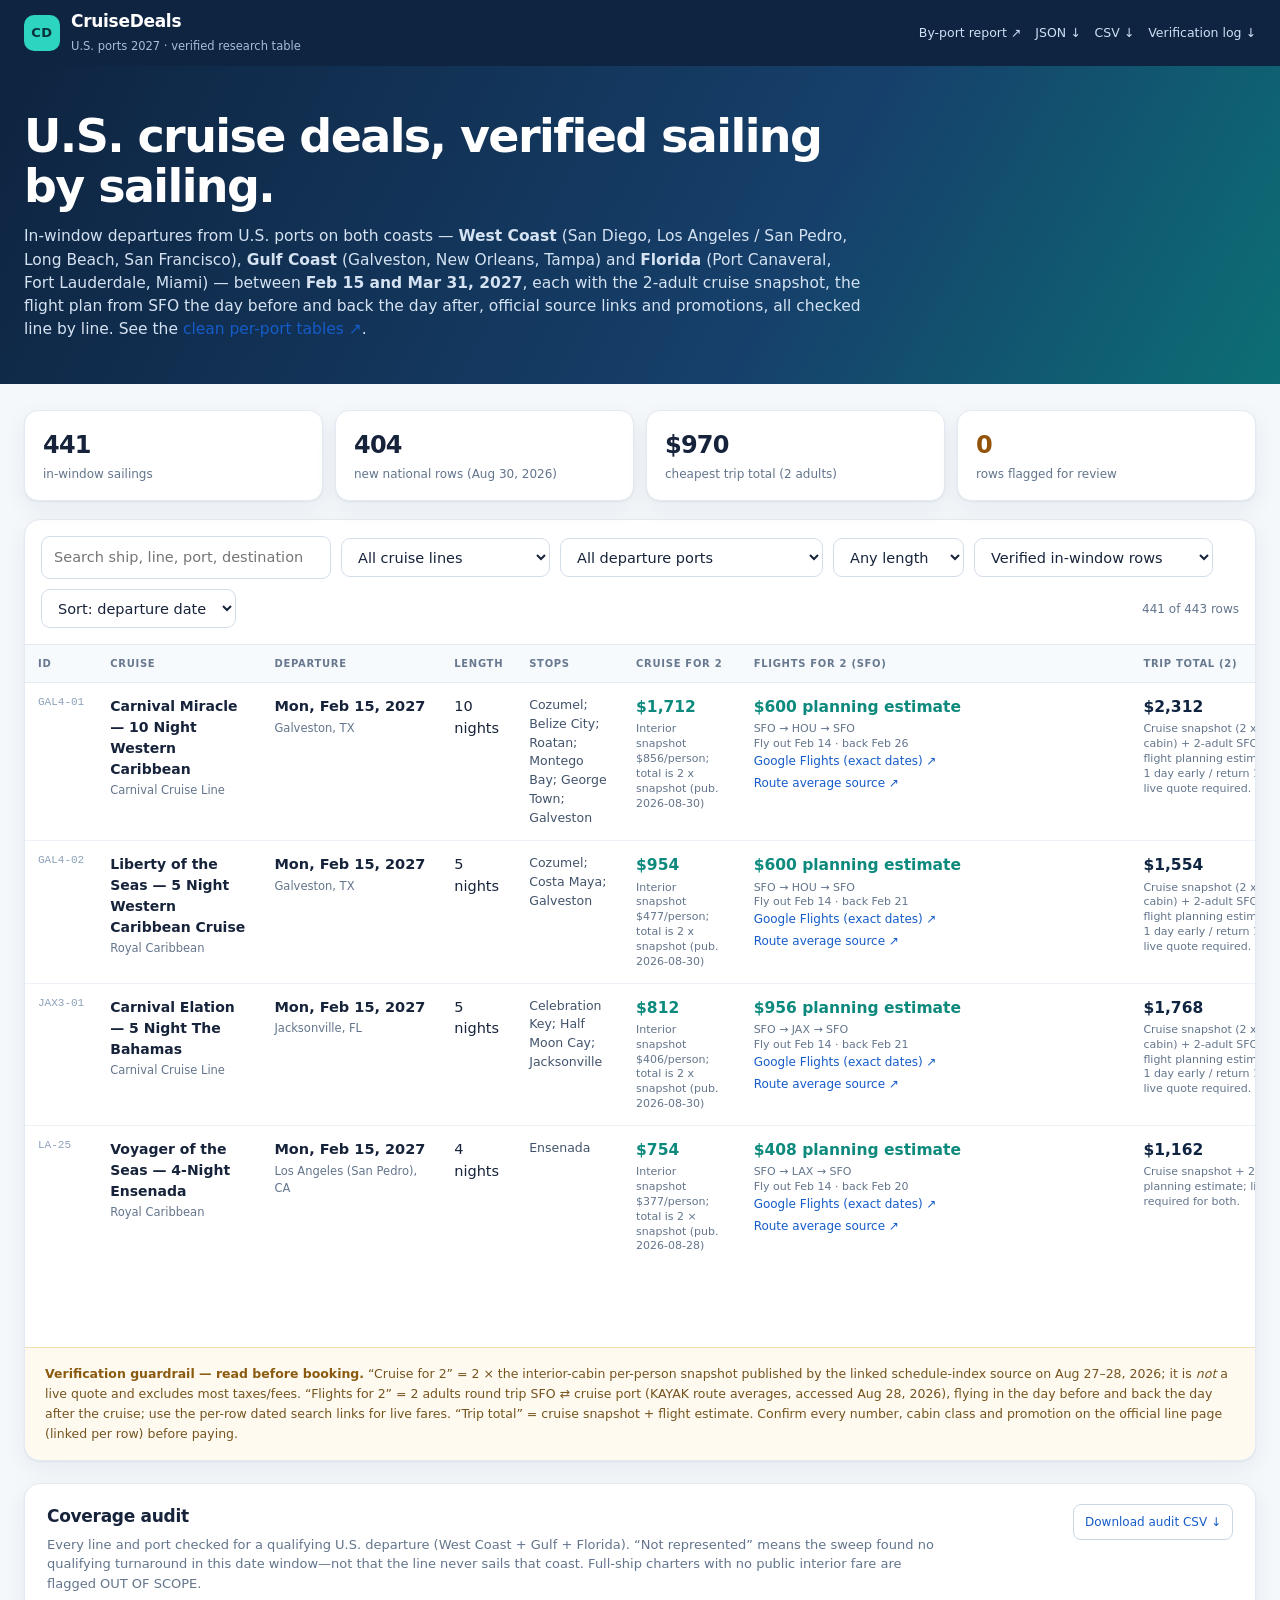
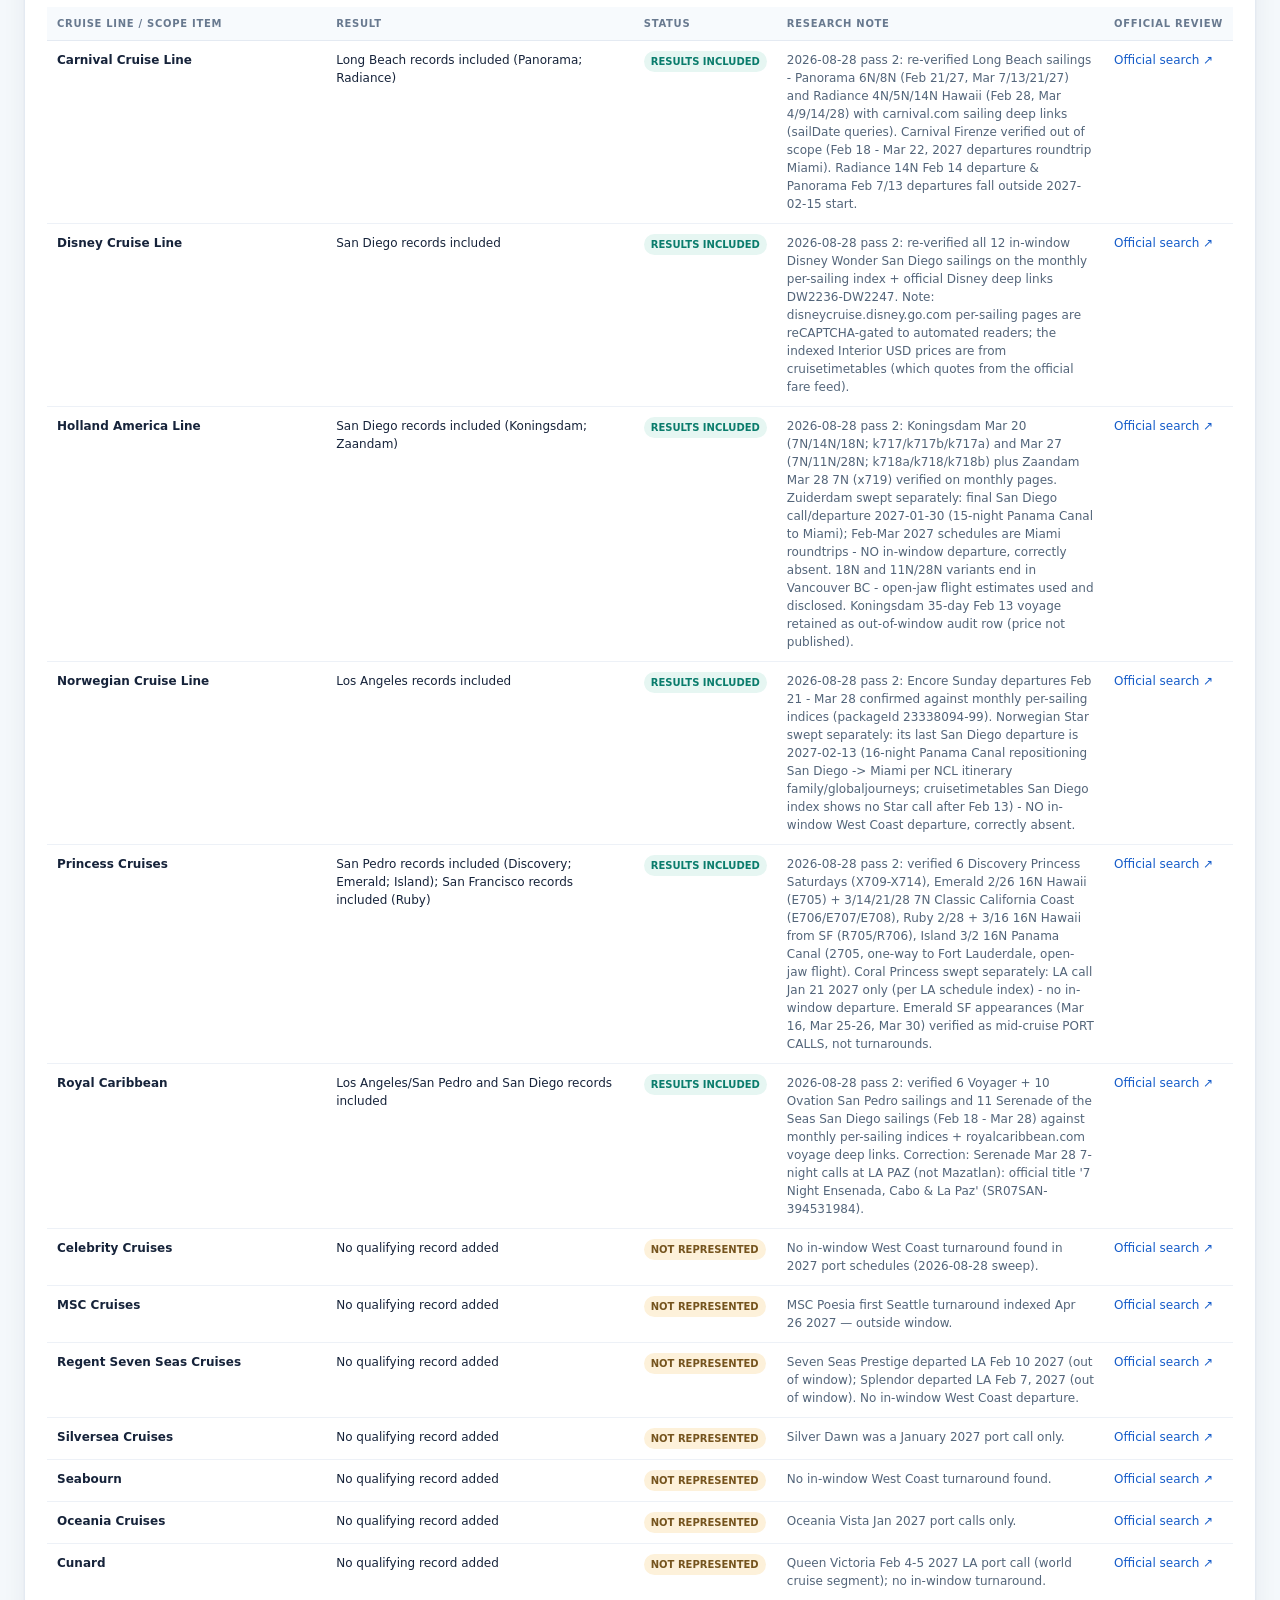
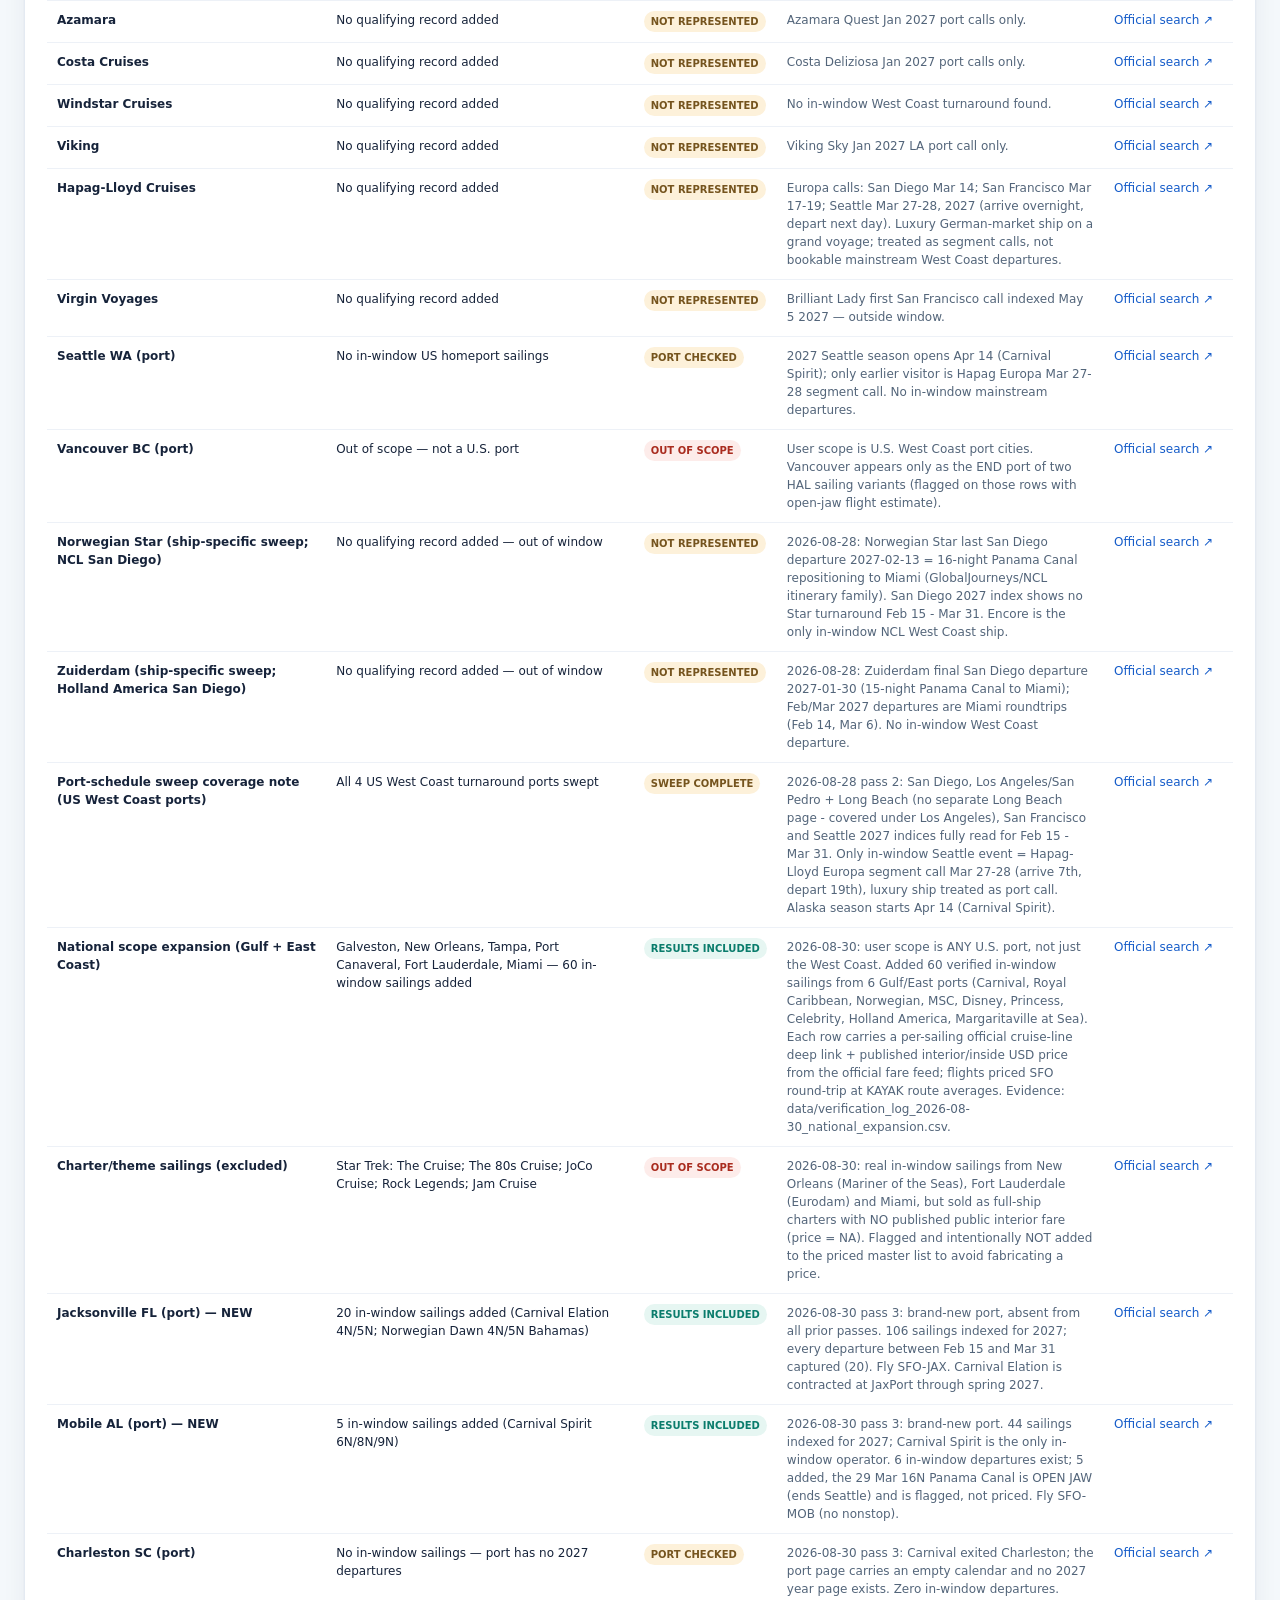
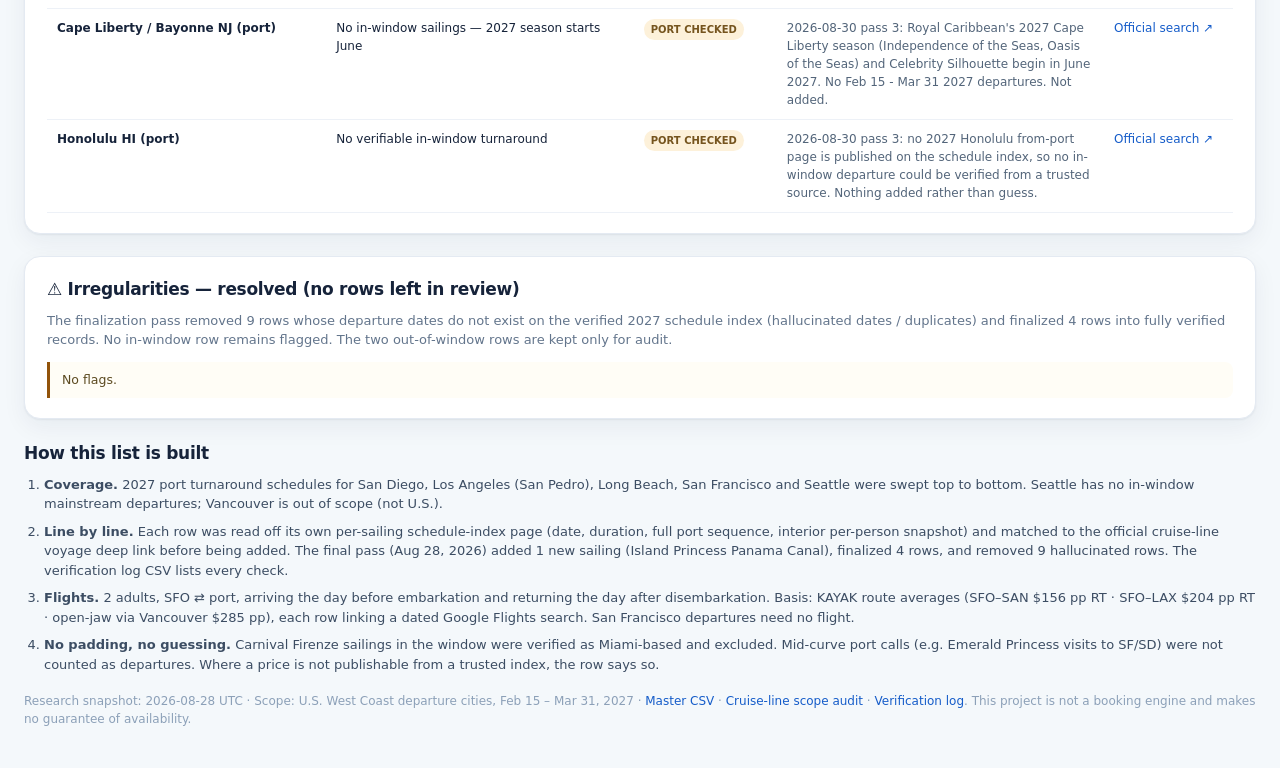
<file: index.html>
<!doctype html>
<html lang="en">
<head>
  <meta charset="utf-8">
  <meta name="viewport" content="width=device-width, initial-scale=1">
  <meta http-equiv="refresh" content="0; url=docs/">
  <title>CruiseDeals — West Coast 2027</title>
  <meta name="description" content="Verified U.S. West Coast cruises departing February 15 through March 31, 2027, with SFO flight planning estimates.">
  <script>window.location.replace('docs/');</script>
  <style>
    body { margin: 0; min-height: 100vh; display: grid; place-items: center; font: 16px/1.5 system-ui, sans-serif; color: #102a43; background: #f3f7fb; }
    main { max-width: 34rem; padding: 2.5rem; margin: 1rem; text-align: center; border-radius: 1rem; background: #fff; box-shadow: 0 12px 32px rgba(16,42,67,.12); }
    a { color: #0b6e9f; font-weight: 700; }
  </style>
</head>
<body>
  <main>
    <h1>CruiseDeals</h1>
    <p>Opening the verified West Coast 2027 cruise research table.</p>
    <p><a href="docs/">Continue to CruiseDeals</a></p>
  </main>
</body>
</html>
</file>
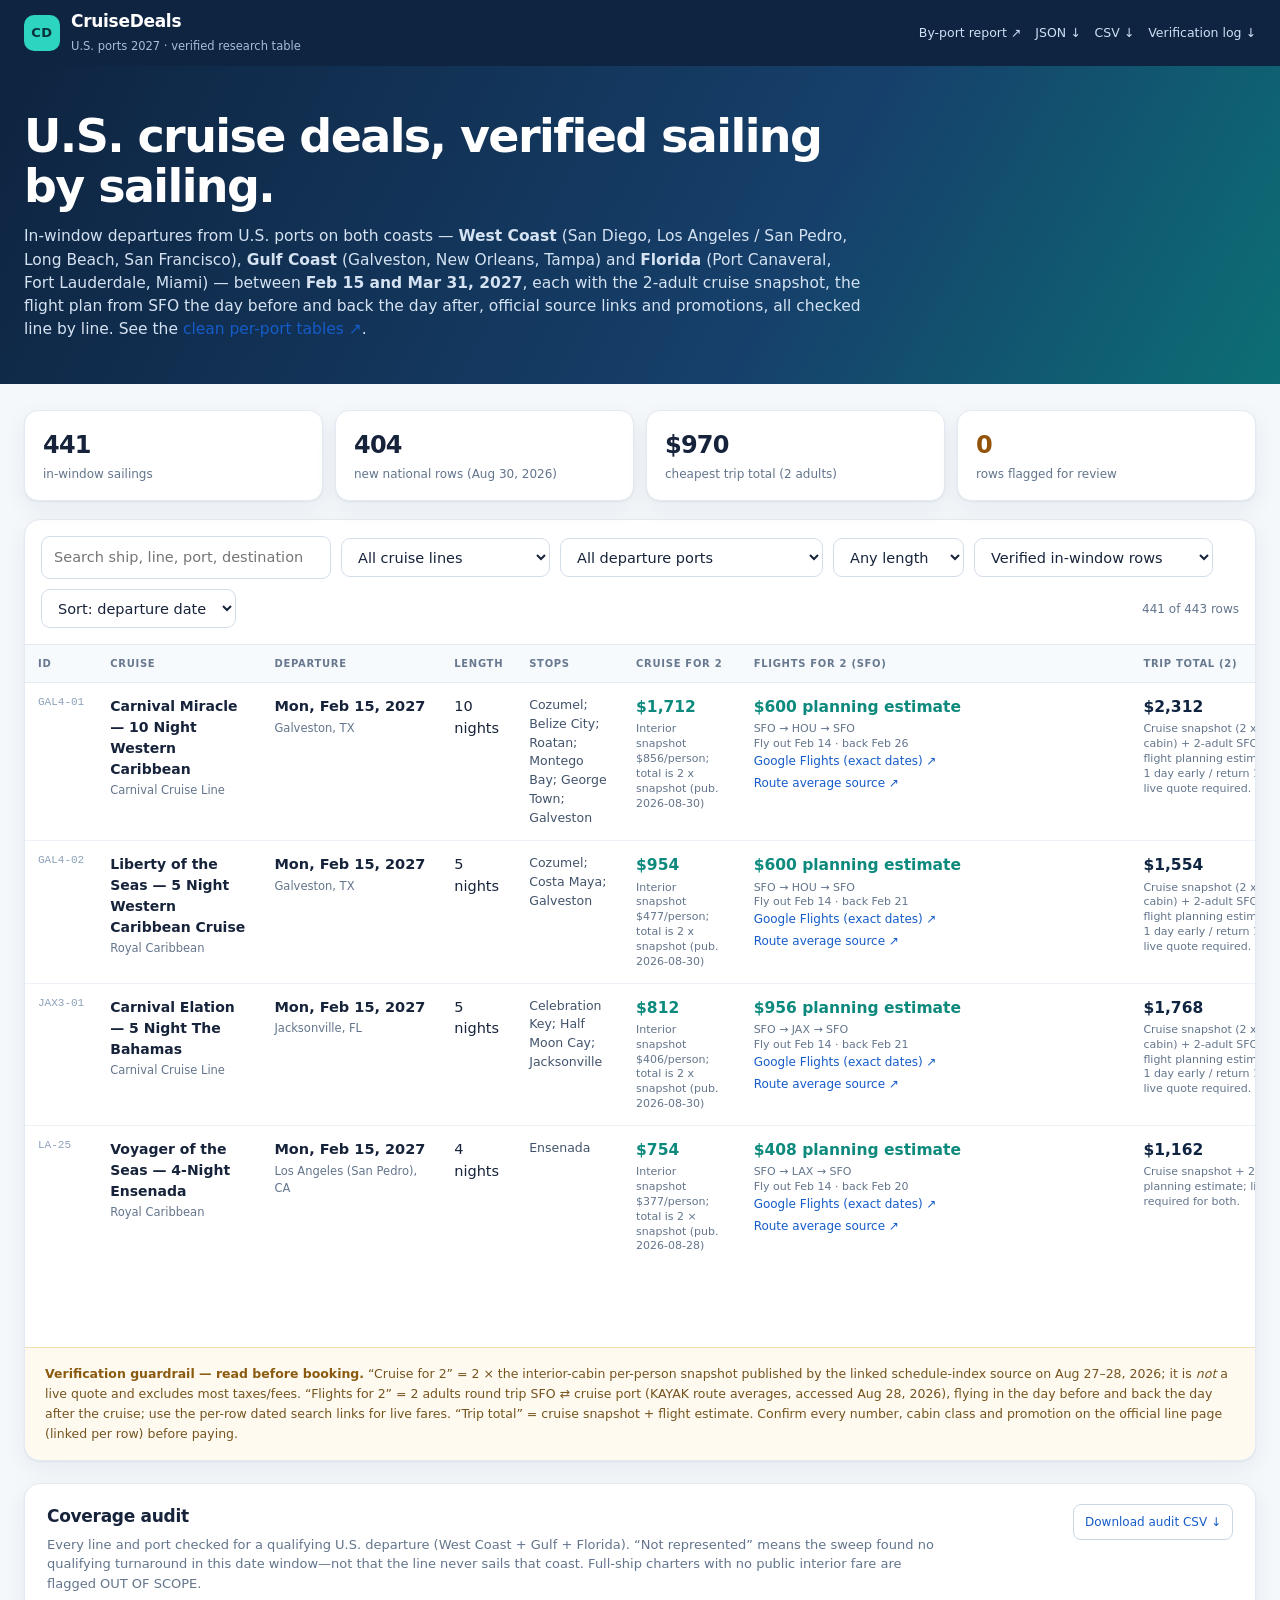
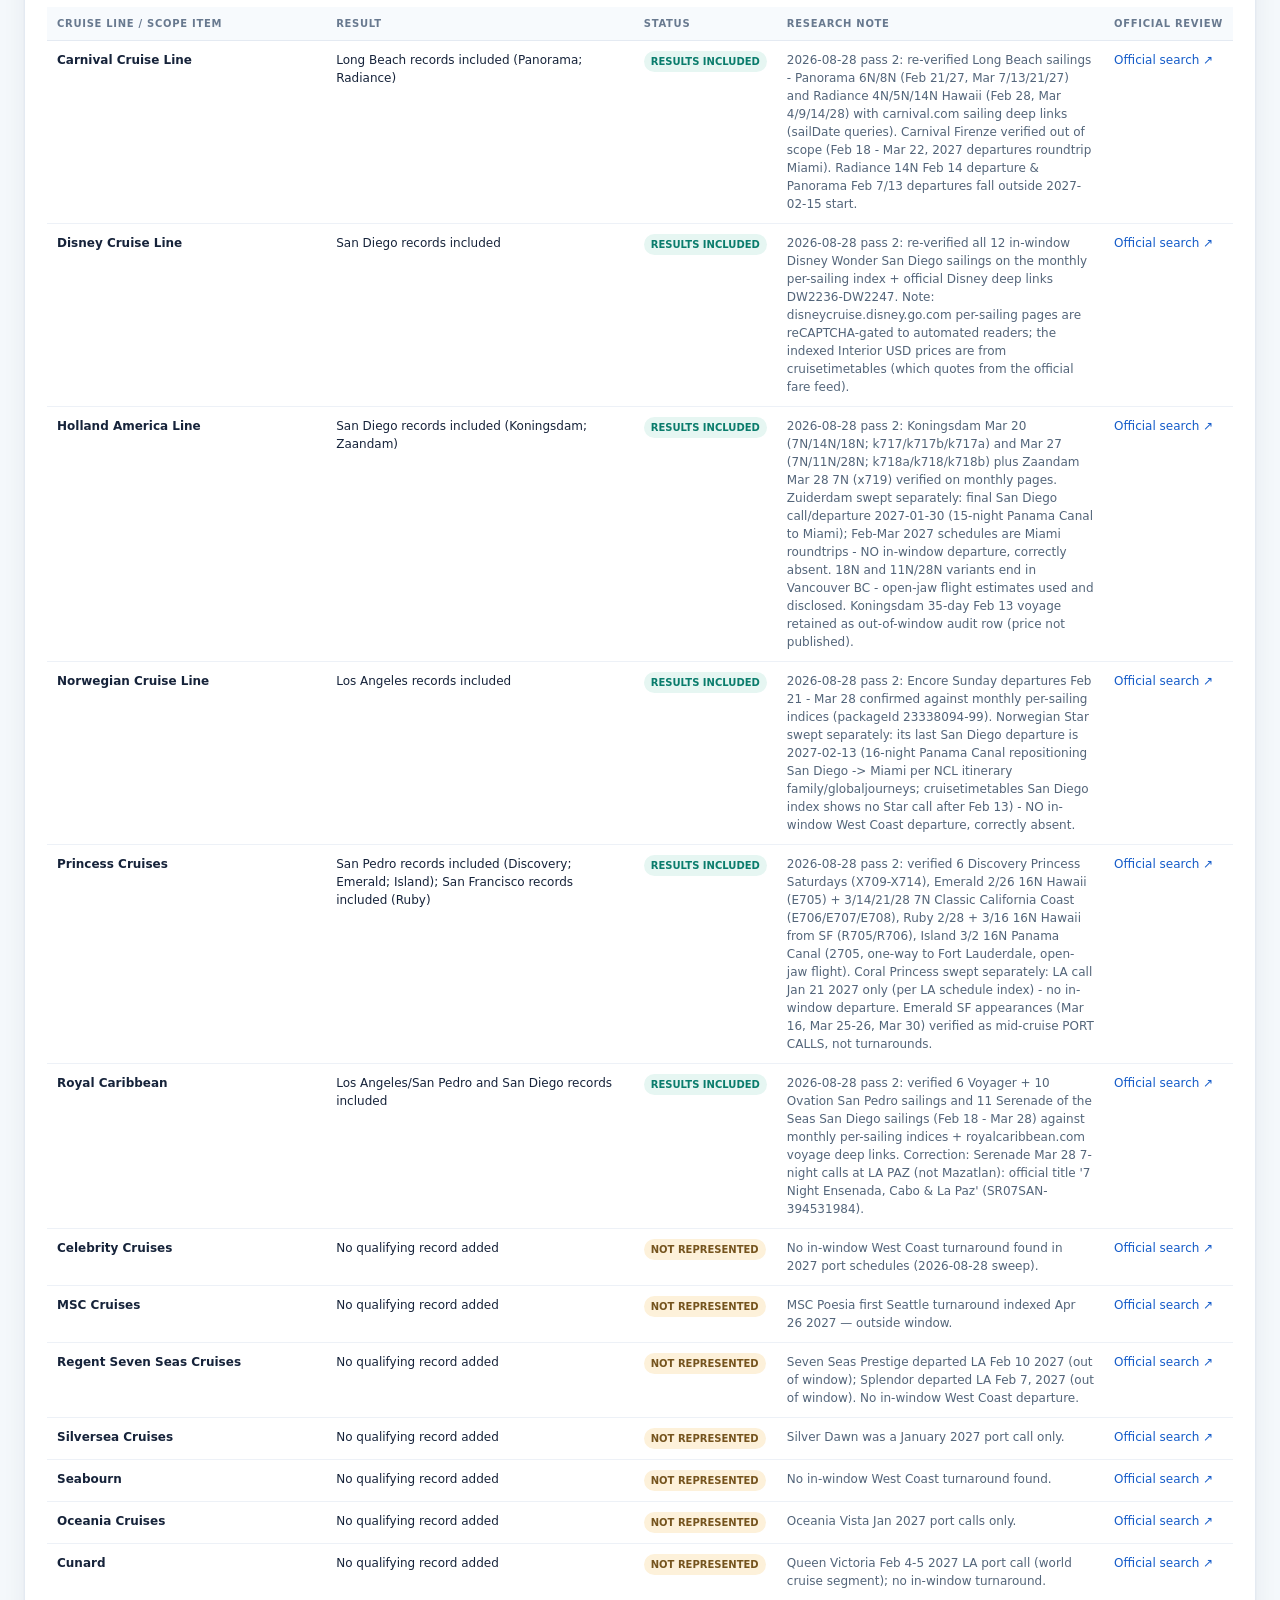
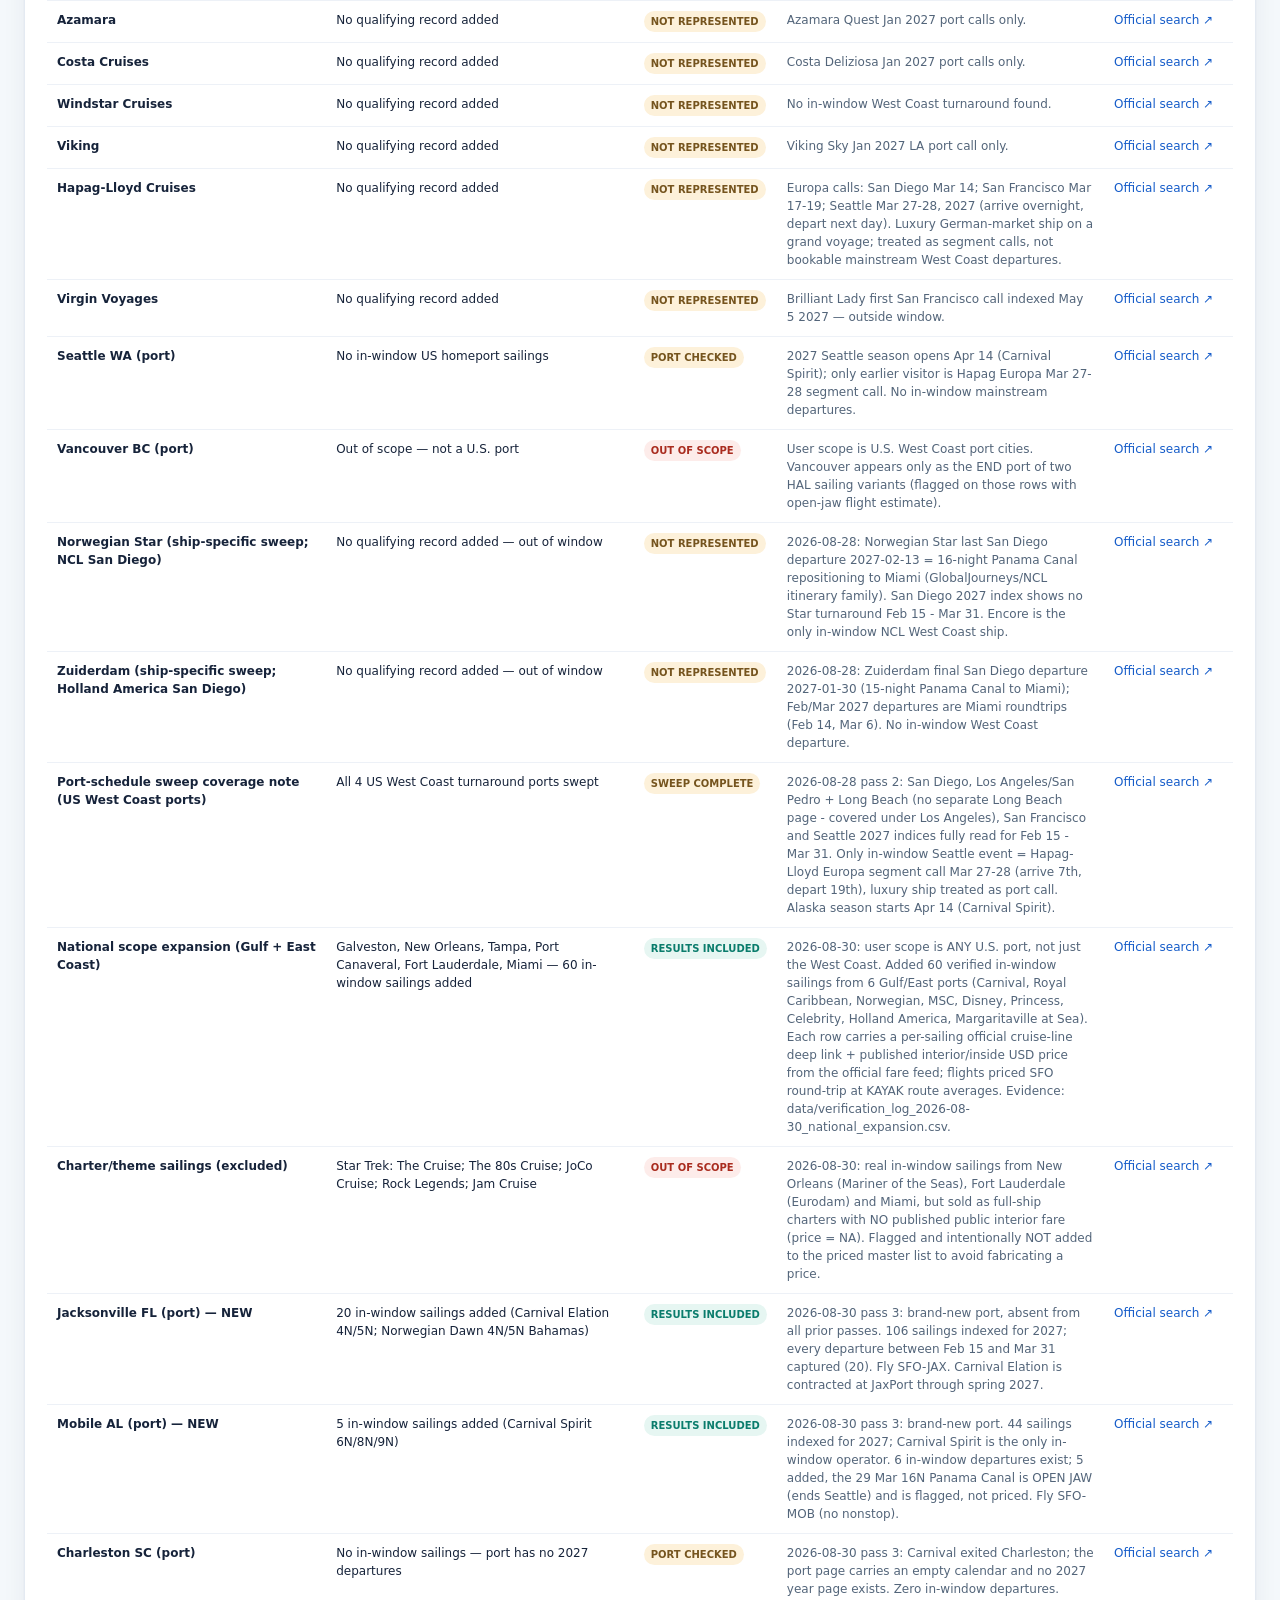
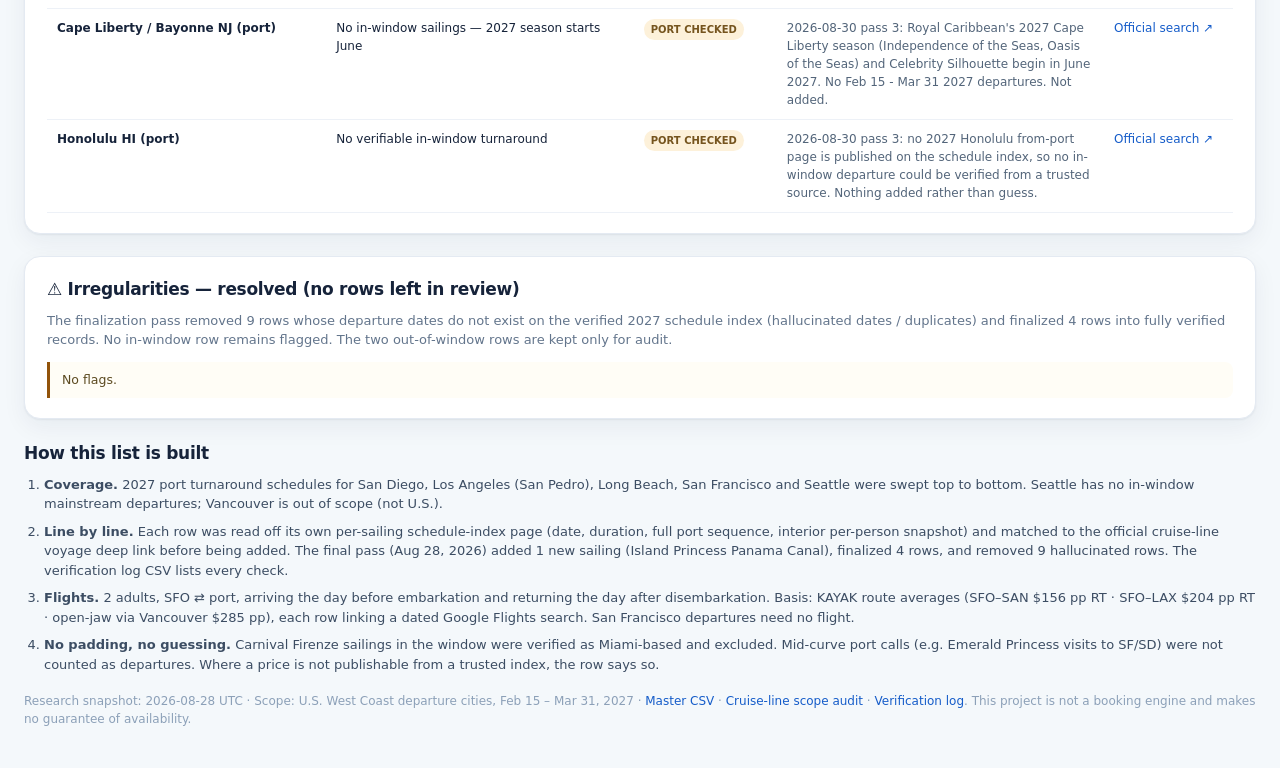
<file: docs/index.html>
<!doctype html>
<html lang="en">
<head>
<meta charset="utf-8">
<meta name="viewport" content="width=device-width, initial-scale=1">
<title>CruiseDeals — U.S. Ports 2027 · Verified cruise + flight planner</title>
<meta name="description" content="Line-by-line verified cruises departing U.S. ports (West Coast, Gulf Coast & Florida) Feb 15 – Mar 31, 2027, with 2-adult price snapshots, SFO flight estimates and trip totals.">
<link rel="preconnect" href="https://fonts.gstatic.com" crossorigin>
<link rel="stylesheet" href="styles.css">
</head>
<body>

<header class="site-header">
  <div class="container header-bar">
    <a class="brand" href="./" aria-label="CruiseDeals home">
      <span class="brand-mark" aria-hidden="true">CD</span>
      <span class="brand-text"><strong>CruiseDeals</strong><small>U.S. ports 2027 · verified research table</small></span>
    </a>
    <nav class="header-actions" aria-label="Data downloads">
      <a href="CRUISE_DEALS_BY_PORT.md" title="Clean per-port tables (Markdown)">By-port report ↗</a>
      <a href="data/cruises.json" download title="Machine-readable JSON">JSON ↓</a>
      <a href="data/cruises_master_verified.csv" download title="Master spreadsheet">CSV ↓</a>
      <a href="data/verification_log_2026-08-30_national_expansion.csv" download title="Line-by-line verification log (national expansion)">Verification log ↓</a>
    </nav>
  </div>
  <div class="hero">
    <div class="container">
      <h1>U.S. cruise deals, verified sailing by sailing.</h1>
      <p>In-window departures from U.S. ports on both coasts — <strong>West Coast</strong> (San Diego, Los Angeles / San&nbsp;Pedro, Long&nbsp;Beach, San&nbsp;Francisco),
      <strong>Gulf Coast</strong> (Galveston, New&nbsp;Orleans, Tampa) and <strong>Florida</strong> (Port&nbsp;Canaveral, Fort&nbsp;Lauderdale, Miami) — between
      <strong>Feb 15 and Mar 31, 2027</strong>, each with the 2-adult cruise snapshot, the flight plan from SFO the day before and back the day after,
      official source links and promotions, all checked line by line. See the <a href="CRUISE_DEALS_BY_PORT.md">clean per-port tables ↗</a>.</p>
    </div>
  </div>
</header>

<main class="container">

  <section class="stats" aria-label="Summary">
    <div class="stat"><strong id="stat-sailings">—</strong><span>in-window sailings</span></div>
    <div class="stat"><strong id="stat-new">—</strong><span>new national rows (Aug 30, 2026)</span></div>
    <div class="stat"><strong id="stat-cheapest">—</strong><span>cheapest trip total (2 adults)</span></div>
    <div class="stat stat-warn"><strong id="stat-flagged">—</strong><span>rows flagged for review</span></div>
  </section>

  <section class="panel">
    <div class="controls">
      <input id="q" type="search" placeholder="Search ship, line, port, destination…" aria-label="Search sailings">
      <select id="f-line" aria-label="Filter by cruise line"><option value="">All cruise lines</option></select>
      <select id="f-port" aria-label="Filter by departure port"><option value="">All departure ports</option></select>
      <select id="f-dur" aria-label="Filter by duration">
        <option value="">Any length</option>
        <option value="short">2–4 nights</option>
        <option value="mid">5–7 nights</option>
        <option value="long">8–13 nights</option>
        <option value="epic">14+ nights</option>
      </select>
      <select id="f-state" aria-label="Filter by verification status">
        <option value="in">Verified in-window rows</option>
        <option value="new">New (Aug 28, 2026)</option>
        <option value="priced">Has price snapshot</option>
        <option value="review">Flagged for review</option>
        <option value="all">Everything incl. exclusions</option>
      </select>
      <select id="f-sort" aria-label="Sort order">
        <option value="date">Sort: departure date</option>
        <option value="cruise-asc">Sort: cruise price ↑</option>
        <option value="trip-asc">Sort: trip total ↑</option>
        <option value="dur-asc">Sort: shortest first</option>
      </select>
      <span class="count-hint" id="count-hint" role="status"></span>
    </div>

    <div class="table-scroll">
      <table>
        <thead>
          <tr>
            <th>ID</th>
            <th>Cruise</th>
            <th>Departure</th>
            <th>Length</th>
            <th>Stops</th>
            <th>Cruise for 2</th>
            <th>Flights for 2 (SFO)</th>
            <th>Trip total (2)</th>
            <th>Promotions</th>
            <th>Sources</th>
            <th>Status</th>
          </tr>
        </thead>
        <tbody id="rows"></tbody>
      </table>
      <div id="empty" class="empty" hidden>No sailings match those filters.</div>
    </div>

    <div class="guardrail">
      <strong>Verification guardrail — read before booking.</strong>
      “Cruise for 2” = 2 × the interior-cabin per-person snapshot published by the linked schedule-index source on Aug 27–28, 2026; it is <em>not</em> a live quote and excludes most taxes/fees.
      “Flights for 2” = 2 adults round trip SFO ⇄ cruise port (KAYAK route averages, accessed Aug 28, 2026), flying in the day before and back the day after the cruise; use the per-row dated search links for live fares.
      “Trip total” = cruise snapshot + flight estimate. Confirm every number, cabin class and promotion on the official line page (linked per row) before paying.
    </div>
  </section>

  <section class="panel coverage" id="coverage-panel">
    <div class="section-head">
      <div>
        <h2>Coverage audit</h2>
        <p>Every line and port checked for a qualifying U.S. departure (West Coast + Gulf + Florida). “Not represented” means the sweep found no qualifying turnaround in this date window—not that the line never sails that coast. Full-ship charters with no public interior fare are flagged OUT OF SCOPE.</p>
      </div>
      <a class="button-link" href="data/cruise_line_scope_audit.csv" download>Download audit CSV ↓</a>
    </div>
    <div class="audit-scroll">
      <table class="audit-table">
        <thead><tr><th>Cruise line / scope item</th><th>Result</th><th>Status</th><th>Research note</th><th>Official review</th></tr></thead>
        <tbody id="audit-rows"></tbody>
      </table>
    </div>
  </section>

  <section class="panel flags" id="flags-panel">
    <h2>⚠ Irregularities — resolved (no rows left in review)</h2>
    <p class="flags-intro">The finalization pass removed 9 rows whose departure dates do not exist on the verified 2027 schedule index (hallucinated dates / duplicates) and finalized 4 rows into fully verified records. No in-window row remains flagged. The two out-of-window rows are kept only for audit.</p>
    <ul id="flags-list"></ul>
  </section>

  <section class="method">
    <h2>How this list is built</h2>
    <ol>
      <li><b>Coverage.</b> 2027 port turnaround schedules for San Diego, Los Angeles (San Pedro), Long Beach, San Francisco and Seattle were swept top to bottom. Seattle has no in-window mainstream departures; Vancouver is out of scope (not U.S.).</li>
      <li><b>Line by line.</b> Each row was read off its own per-sailing schedule-index page (date, duration, full port sequence, interior per-person snapshot) and matched to the official cruise-line voyage deep link before being added. The final pass (Aug 28, 2026) added 1 new sailing (Island Princess Panama Canal), finalized 4 rows, and removed 9 hallucinated rows. The verification log CSV lists every check.</li>
      <li><b>Flights.</b> 2 adults, SFO ⇄ port, arriving the day before embarkation and returning the day after disembarkation. Basis: KAYAK route averages (SFO–SAN $156 pp RT · SFO–LAX $204 pp RT · open-jaw via Vancouver $285 pp), each row linking a dated Google Flights search. San Francisco departures need no flight.</li>
      <li><b>No padding, no guessing.</b> Carnival Firenze sailings in the window were verified as Miami-based and excluded. Mid-curve port calls (e.g. Emerald Princess visits to SF/SD) were not counted as departures. Where a price is not publishable from a trusted index, the row says so.</li>
    </ol>
    <p class="foot">Research snapshot: 2026-08-28 UTC · Scope: U.S. West Coast departure cities, Feb 15 – Mar 31, 2027 · <a href="data/cruises_master_verified.csv">Master CSV</a> · <a href="data/cruise_line_scope_audit.csv">Cruise-line scope audit</a> · <a href="data/verification_log_2026-08-28.csv">Verification log</a>. This project is not a booking engine and makes no guarantee of availability.</p>
  </section>
</main>

<script src="app.js"></script>
</body>
</html>
</file>
<file: docs/styles.css>
/* CruiseDeals — clean research table (no build step, GitHub Pages safe) */
:root{
  --ink:#16233a; --muted:#63758c; --faint:#8ca0b8;
  --line:#e4eaf2; --paper:#ffffff; --wash:#f4f8fb;
  --navy:#0e2440; --navy2:#16406b;
  --teal:#0d8a7d; --teal-wash:#e6f6f2;
  --amber:#92530a; --amber-wash:#fdf1da;
  --red:#a92c1f; --red-wash:#fdecea;
  --blue:#155cc9; --new:#6c3fb5; --new-wash:#f1eafd;
  --radius:14px; --shadow:0 1px 2px rgba(16,37,65,.06), 0 8px 24px rgba(16,37,65,.06);
}
*{box-sizing:border-box}
html{-webkit-text-size-adjust:100%}
body{margin:0;background:var(--wash);color:var(--ink);
  font:14.5px/1.5 ui-sans-serif,system-ui,-apple-system,"Segoe UI",Roboto,Helvetica,Arial,sans-serif}
a{color:var(--blue);text-decoration:none}
a:hover{text-decoration:underline}
.container{max-width:1480px;margin:0 auto;padding:0 24px}

/* ---------- header ---------- */
.site-header{background:var(--navy);color:#fff}
.header-bar{display:flex;align-items:center;justify-content:space-between;gap:16px;height:66px}
.brand{display:flex;align-items:center;gap:11px;color:#fff}
.brand:hover{text-decoration:none}
.brand-mark{width:36px;height:36px;border-radius:10px;background:#2dd4bf;color:#06333d;
  display:grid;place-items:center;font-weight:800;font-size:13px;letter-spacing:.5px}
.brand-text strong{display:block;font-size:17px;letter-spacing:-.3px}
.brand-text small{color:#a8bdd6;font-size:11.5px}
.header-actions{display:flex;gap:14px;flex-wrap:wrap}
.header-actions a{color:#cfe0f5;font-size:12.5px}
.hero{background:linear-gradient(118deg,var(--navy) 0%,var(--navy2) 62%,#0c6f75 100%);
  padding:46px 0 42px}
.hero h1{margin:0 0 14px;font-size:clamp(28px,3.6vw,46px);line-height:1.08;letter-spacing:-1.6px;max-width:820px}
.hero p{margin:0;max-width:840px;color:#d4e2f2;font-size:15.5px}

/* ---------- stats ---------- */
.stats{display:grid;grid-template-columns:repeat(4,1fr);gap:12px;margin:26px 0 18px}
.stat{background:var(--paper);border:1px solid var(--line);border-radius:var(--radius);
  padding:16px 18px;box-shadow:var(--shadow)}
.stat strong{display:block;font-size:24px;letter-spacing:-.8px}
.stat span{color:var(--muted);font-size:12px}
.stat-warn strong{color:var(--amber)}

/* ---------- panel & controls ---------- */
.panel{background:var(--paper);border:1px solid var(--line);border-radius:16px;
  overflow:hidden;box-shadow:var(--shadow);margin-bottom:22px}
.controls{display:flex;gap:10px;flex-wrap:wrap;align-items:center;padding:16px;border-bottom:1px solid var(--line)}
input,select{border:1px solid #d3ddea;border-radius:9px;padding:9.5px 12px;font:inherit;color:var(--ink);background:#fff}
input[type=search]{min-width:min(290px,100%)}
input:focus,select:focus{outline:2px solid #bcd6f7;border-color:var(--blue)}
.count-hint{margin-left:auto;color:var(--muted);font-size:12px;white-space:nowrap}

/* ---------- table ---------- */
.table-scroll{overflow:auto;max-height:78vh}
table{width:100%;min-width:1340px;border-collapse:collapse}
thead th{position:sticky;top:0;z-index:2;background:#f7fafd;text-align:left;
  text-transform:uppercase;letter-spacing:.07em;font-size:10px;color:#68798f;
  padding:11px 13px;border-bottom:1px solid var(--line);white-space:nowrap}
tbody td{padding:13px;border-bottom:1px solid #edf1f7;vertical-align:top}
tbody tr:hover td{background:#fafdff}
tbody tr.review td{background:#fffdf7}
tbody tr.out td{background:#fbf7f7;color:#7a8394}
.t-id{font:11px ui-monospace,SFMono-Regular,Menlo,monospace;color:var(--faint);white-space:nowrap}
.t-name{font-weight:700;font-size:14px}
.t-sub{display:block;color:var(--muted);font-size:11.5px;margin-top:2px}
.t-date{font-weight:650;white-space:nowrap}
.t-stops{max-width:240px;color:#41536b;font-size:12.5px}
.t-price{font-weight:800;font-size:15.5px;color:var(--teal);white-space:nowrap}
.t-total{font-weight:800;font-size:15.5px;color:var(--navy);white-space:nowrap}
.t-note{display:block;color:var(--muted);font-size:11px;max-width:180px;margin-top:3px;line-height:1.35}
.t-links{display:flex;flex-direction:column;gap:4px;font-size:12px;white-space:nowrap}
.t-promo{max-width:250px;font-size:12px;color:#47586e;line-height:1.45}
.tag{display:inline-flex;align-items:center;gap:5px;border-radius:999px;padding:4px 9px;
  font-size:10px;font-weight:800;letter-spacing:.04em;white-space:nowrap}
.tag::before{content:"";width:6px;height:6px;border-radius:50%;background:currentColor}
.tag-ok{color:#0a7c6c;background:var(--teal-wash)}
.tag-new{color:var(--new);background:var(--new-wash)}
.tag-review{color:var(--amber);background:var(--amber-wash)}
.tag-out{color:var(--red);background:var(--red-wash)}
.empty{padding:44px;text-align:center;color:var(--muted)}

/* ---------- coverage audit ---------- */
.coverage{padding:20px 22px}
.section-head{display:flex;align-items:flex-start;justify-content:space-between;gap:18px;margin-bottom:14px}
.section-head h2{margin:0 0 5px;font-size:17px;letter-spacing:-.3px}
.section-head p{margin:0;color:var(--muted);font-size:13px;max-width:900px}
.button-link{display:inline-block;border:1px solid #c9d7e7;border-radius:8px;padding:8px 11px;font-size:12px;white-space:nowrap;background:#fff}
.audit-scroll{overflow:auto}
.audit-table{min-width:980px;width:100%;border-collapse:collapse}
.audit-table th{padding:9px 10px;background:#f7fafd;text-align:left;text-transform:uppercase;letter-spacing:.07em;font-size:10px;color:#68798f;border-bottom:1px solid var(--line)}
.audit-table td{padding:10px;border-bottom:1px solid #edf1f7;vertical-align:top;font-size:12px}
.audit-note{max-width:560px;color:#53657a}
.audit-status{display:inline-block;border-radius:999px;padding:3px 7px;font-size:10px;font-weight:800;white-space:nowrap}
.audit-pass{color:#0a7c6c;background:var(--teal-wash)}
.audit-neutral{color:#75541e;background:var(--amber-wash)}
.audit-out{color:var(--red);background:var(--red-wash)}

/* ---------- guardrail / flags / method ---------- */
.guardrail{padding:16px 20px;background:#fffaf0;border-top:1px solid #f2ddb0;
  color:#75541e;font-size:12.5px;line-height:1.6}
.guardrail strong{color:#8a5a0f}
.flags{padding:20px 22px;margin-bottom:22px}
.flags h2,.method h2{margin:0 0 8px;font-size:17px;letter-spacing:-.3px}
.flags-intro{margin:0 0 12px;color:var(--muted);font-size:13px}
.flags ul{margin:0;padding-left:0;list-style:none;display:grid;gap:9px}
.flags li{border-left:3px solid var(--amber);background:#fffdf6;padding:9px 12px;
  border-radius:0 8px 8px 0;font-size:12.5px;color:#5c4a20}
.flags li b{color:var(--amber)}
.flags li code{font:11px ui-monospace,Menlo,monospace;color:var(--faint)}
.method{margin:6px 0 40px}
.method ol{margin:0 0 18px;padding-left:20px;color:#3c4d63;font-size:13px;display:grid;gap:8px}
.foot{color:var(--faint);font-size:12px}

@media(max-width:900px){
  .container{padding:0 16px}
  .stats{grid-template-columns:repeat(2,1fr)}
  .hero{padding:36px 0 32px}
  .header-bar{height:auto;padding:12px 0;flex-wrap:wrap}
  .count-hint{width:100%;margin:2px 0 0}
  .table-scroll{max-height:none}
}
</file>
